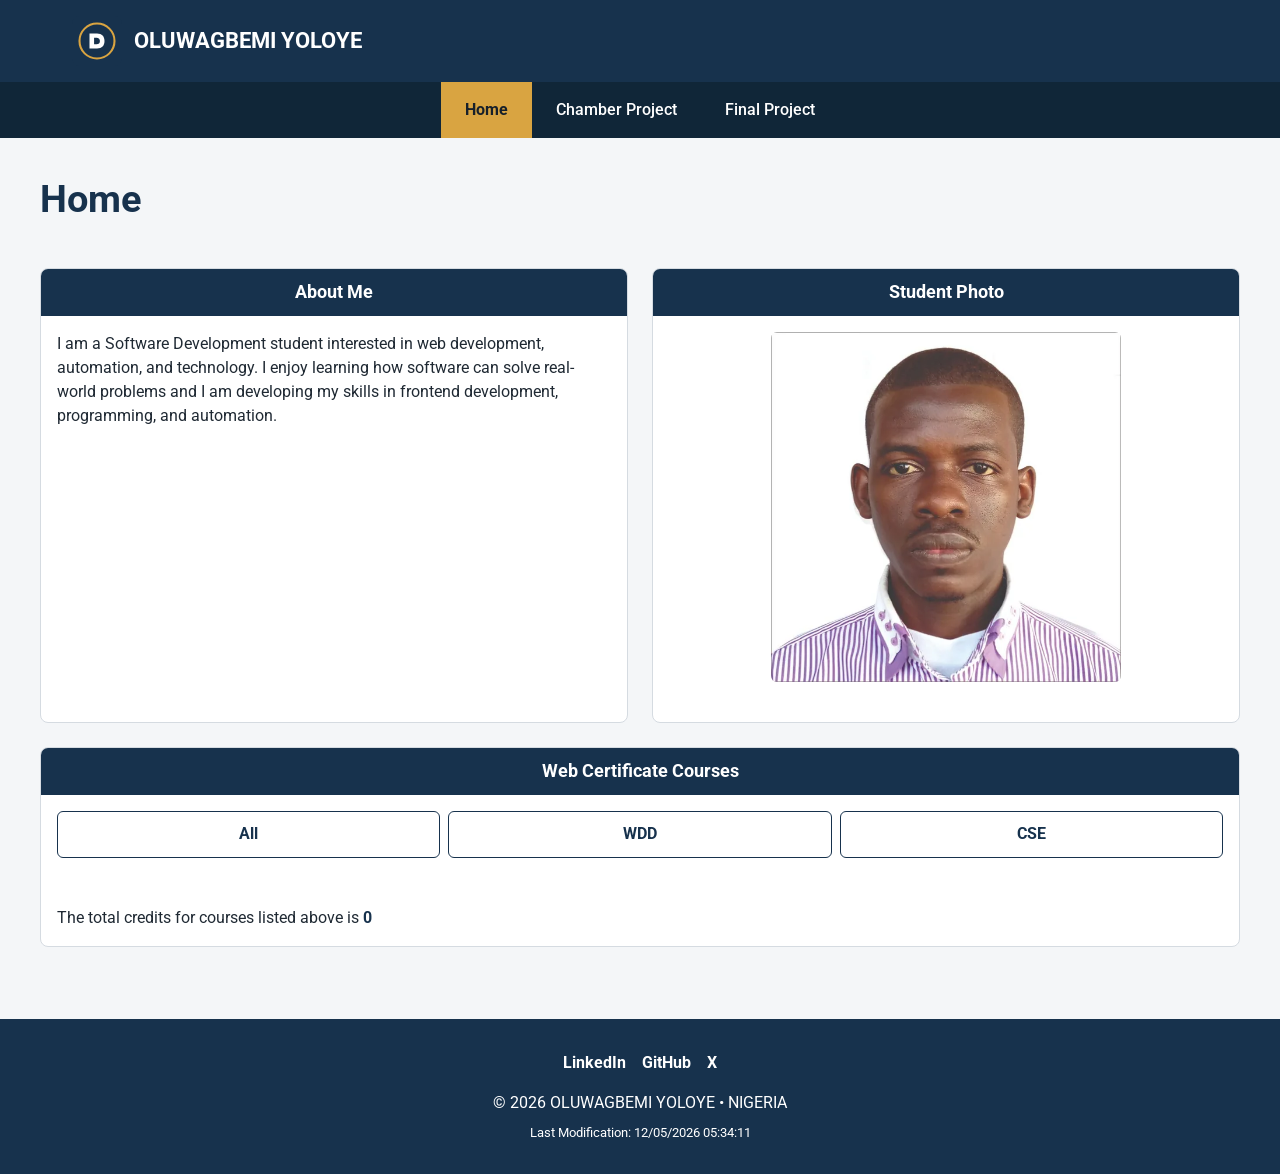
<file: index.html>
<!DOCTYPE html>
<html lang="en">
<head>
    <meta charset="UTF-8">

    <meta name="viewport" content="width=device-width, initial-scale=1.0">

    <meta
        name="description"
        content="WDD231 course home page for Web Frontend Development."
    >

    <meta name="author" content="OLUWAGBEMI YOLOYE">

    <title>OLUWAGBEMI YOLOYE | WDD231 Course Home</title>
    <link rel="preconnect" href="https://fonts.googleapis.com">
    <link rel="preconnect" href="https://fonts.gstatic.com" crossorigin>
    <link href="https://fonts.googleapis.com/css2?family=Roboto:wght@400;500;700&display=swap" rel="stylesheet">
    <link rel="stylesheet" href="styles/normalize.css">
    <link rel="stylesheet" href="styles/small.css">
    <link rel="stylesheet" href="styles/larger.css">

    <script src="scripts/navigation.js" defer></script>
    <script src="scripts/date.js" defer></script>
    <script src="scripts/courses.js" defer></script>
</head>

<body>

    <header>
        <div class="header-content">

            <div class="site-identity">
                <img
                    src="images/site-logo.svg"
                    alt="Oluwagbemi Yoloye Site logo"
                >

                <span>OLUWAGBEMI YOLOYE</span>
            </div>

            <button
                type="button"
                id="menu-button"
                aria-label="Open navigation menu"
                aria-expanded="false"
            >
                ☰
            </button>

        </div>

        <nav id="main-navigation">
            <ul>
                <li>
                    <a href="index.html" class="active">Home</a>
                </li>

                <li>
                    <a href="#">Chamber Project</a>
                </li>

                <li>
                    <a href="#">Final Project</a>
                </li>
            </ul>
        </nav>
    </header>

    <main>

        <h1>Home</h1>

        <section class="about-section">
            <h2>About Me</h2>

            <p>
                I am a Software Development student interested in web development, automation, and technology. I enjoy learning how software can solve real-world problems and I am developing my skills in frontend development, programming, and automation.
            </p>
        </section>

        <section class="photo-section">
            <h2>Student Photo</h2>

            <img
                src="images/student-photo.webp"
                alt="Oluwagbemi Yoloye"
            >
        </section>

        <section class="courses-section">
            <h2>Web Certificate Courses</h2>

            <div class="course-buttons">
                <button id="all-courses">All</button>
                <button id="wdd-courses">WDD</button>
                <button id="cse-courses">CSE</button>
            </div>

            <div id="course-container">
                
            </div>

            <p>
                The total credits for courses listed above is
                <span id="total-credits">0</span>
            </p>
        </section>

    </main>

    <footer>

        <div class="social-links">
            <a href="https://www.linkedin.com/in/oluwagbemi-yoloye-539a49aa/" aria-label="LinkedIn">
                LinkedIn
            </a>

            <a href="https://github.com/gbemi001" aria-label="GitHub">
                GitHub
            </a>

            <a href="https://x.com/gbemi_stargazer" aria-label="X">
                X
            </a>
        </div>

        <p>
            &copy; <span id="currentyear"></span>
            OLUWAGBEMI YOLOYE • NIGERIA
        </p>

        <p id="lastModified"></p>

    </footer>

</body>
</html>
</file>
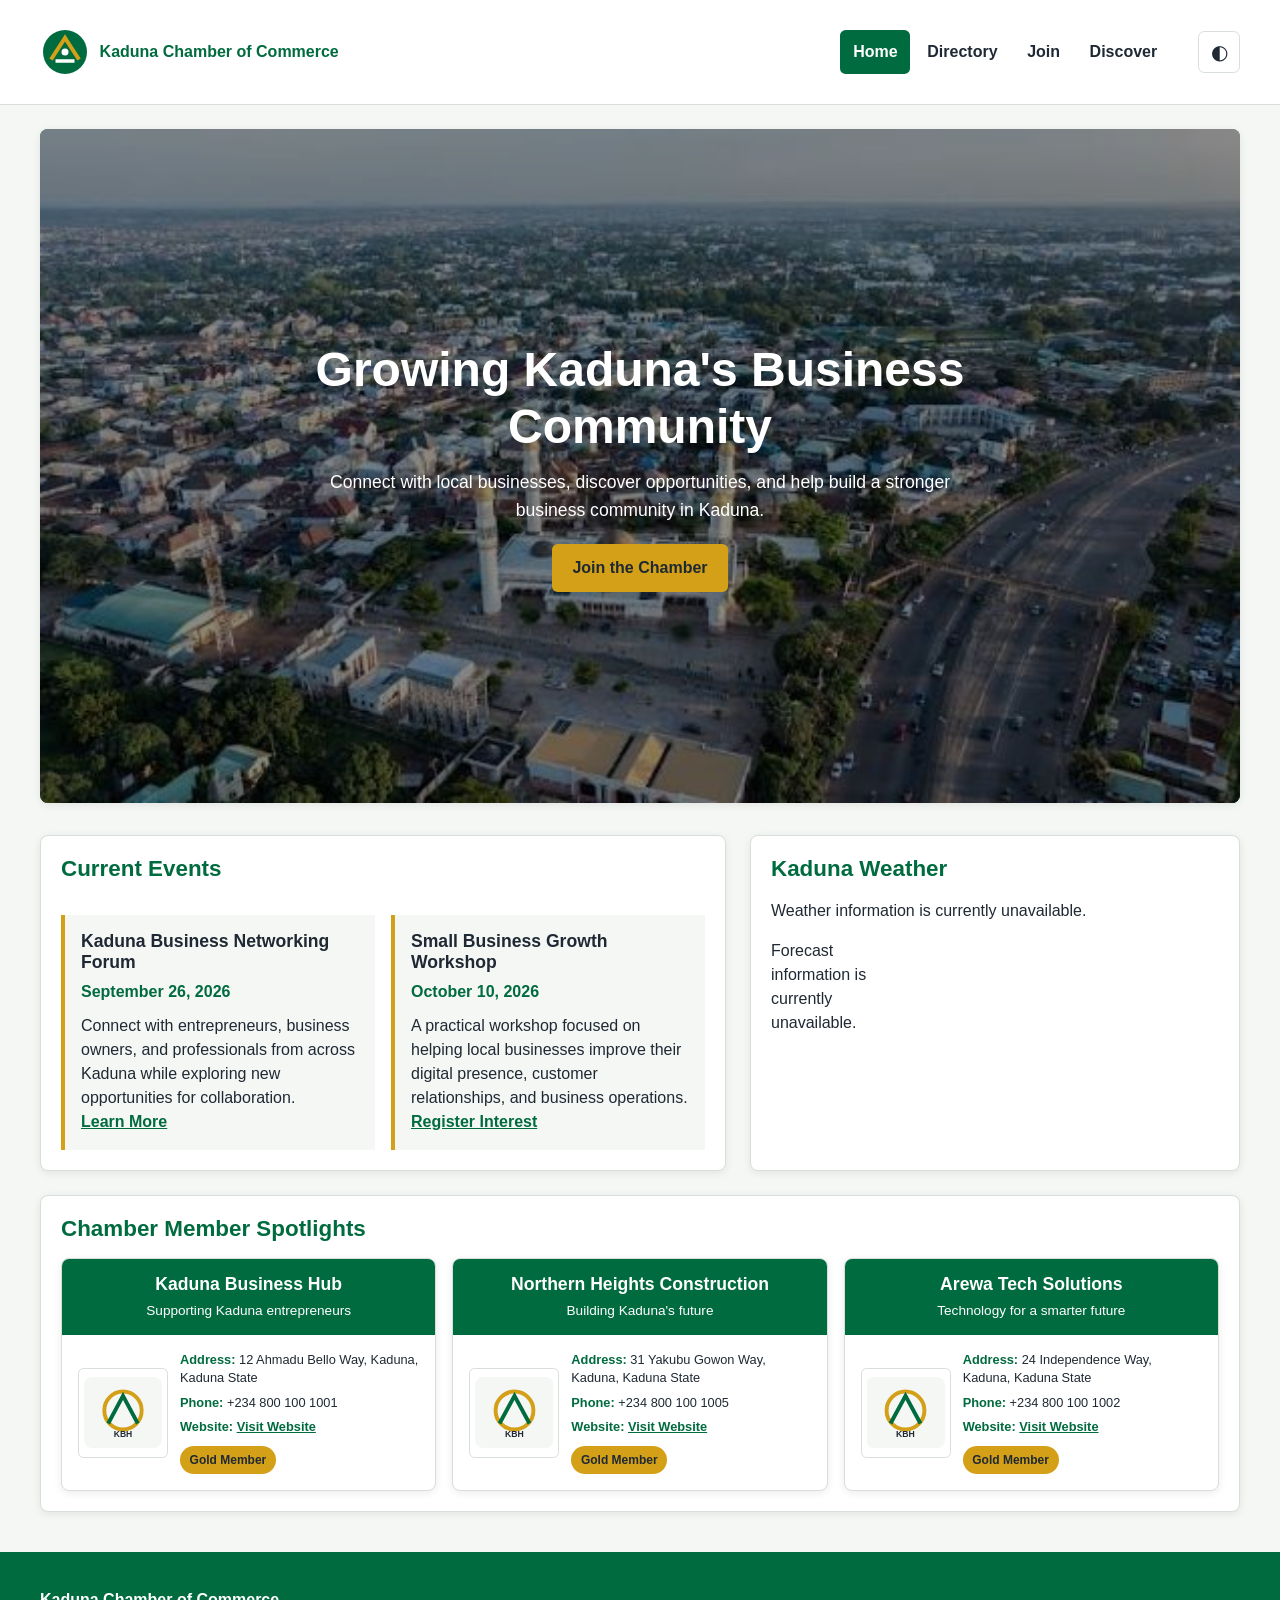
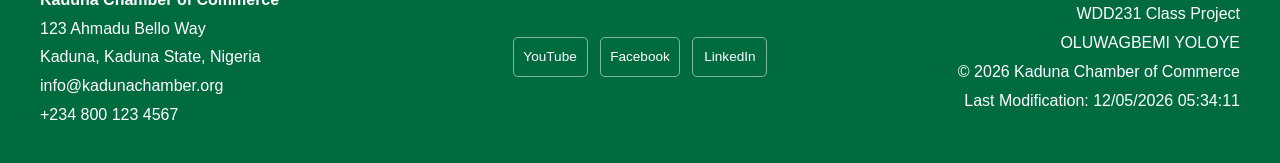
<file: chamber/index.html>
<!DOCTYPE html>
<html lang="en">

<head>
    <meta charset="UTF-8">

    <meta name="viewport" content="width=device-width, initial-scale=1.0">

    <meta name="description"
        content="Welcome to the Kaduna Chamber of Commerce. Discover local businesses, upcoming events, current weather, and opportunities to connect with Kaduna's business community.">

    <meta name="author" content="OLUWAGBEMI YOLOYE">

    <title>Home | Kaduna Chamber of Commerce</title>

    <meta property="og:title" content="Kaduna Chamber of Commerce">

    <meta property="og:description"
        content="Connect with businesses, discover local opportunities, and grow with the Kaduna Chamber of Commerce.">

    <meta property="og:image"
        content="https://example.com/chamber/images/kaduna-chamber-social.jpg">

    <meta property="og:url"
        content="https://example.com/chamber/index.html">

    <meta property="og:type" content="website">

    <link rel="icon" href="images/favicon.svg" type="image/svg+xml">

    <link rel="stylesheet" href="styles/normalize.css">

    <link rel="stylesheet" href="styles/small.css">

    <link rel="stylesheet" href="styles/larger.css">

    <script src="scripts/home.js" defer></script>

</head>

<body>

    <header class="site-header">

        <div class="header-inner">

            <a class="brand" href="index.html"
                aria-label="Kaduna Chamber of Commerce Home">

                <img
                    src="images/logo.svg"
                    alt=""
                    width="50"
                    height="50"
                >

                <span>Kaduna Chamber of Commerce</span>

            </a>


            <button
                id="menu-button"
                class="menu-button"
                aria-label="Open navigation menu"
                aria-expanded="false"
                aria-controls="primary-navigation"
            >
                ☰
            </button>


            <nav
                id="primary-navigation"
                class="primary-navigation"
                aria-label="Primary navigation"
            >

                <a
                    href="index.html"
                    class="active"
                    aria-current="page"
                >
                    Home
                </a>

                <a href="directory.html">
                    Directory
                </a>

                <a href="join.html">
                    Join
                </a>

                <a href="discover.html">
                    Discover
                </a>

            </nav>


            <button
                id="theme-button"
                class="theme-button"
                aria-label="Toggle dark mode"
            >
                ◐
            </button>

        </div>

    </header>


    <main>

        <section class="hero">

            <img
                src="images/kaduna-hero.jpg"
                alt="Kaduna city landscape"
                width="1200"
                height="500"
            >

            <div class="hero-content">

                <h1>
                    Growing Kaduna's Business Community
                </h1>

                <p>
                    Connect with local businesses, discover opportunities,
                    and help build a stronger business community in Kaduna.
                </p>

                <a class="hero-button" href="join.html">
                    Join the Chamber
                </a>

            </div>

        </section>


        <!-- HOME PAGE CONTENT -->

        <div class="home-content">


            <!-- CURRENT EVENTS -->

            <section class="home-section events-section">

                <h2>
                    Current Events
                </h2>

                <article class="event-card">

                    <h3>
                        Kaduna Business Networking Forum
                    </h3>

                    <p class="event-date">
                        September 26, 2026
                    </p>

                    <p>
                        Connect with entrepreneurs, business owners,
                        and professionals from across Kaduna while
                        exploring new opportunities for collaboration.
                    </p>

                    <a href="join.html">
                        Learn More
                    </a>

                </article>


                <article class="event-card">

                    <h3>
                        Small Business Growth Workshop
                    </h3>

                    <p class="event-date">
                        October 10, 2026
                    </p>

                    <p>
                        A practical workshop focused on helping local
                        businesses improve their digital presence,
                        customer relationships, and business operations.
                    </p>

                    <a href="join.html">
                        Register Interest
                    </a>

                </article>

            </section>


            <!-- WEATHER -->

            <section class="home-section weather-section">

                <h2>
                    Kaduna Weather
                </h2>

                <div id="current-weather" class="current-weather">

                    <p>
                        Loading current weather...
                    </p>

                </div>


                <div id="forecast" class="forecast">

                    <p>
                        Loading three-day forecast...
                    </p>

                </div>

            </section>


            <!-- SPOTLIGHTS -->

            <section class="home-section spotlights-section">

                <h2>
                    Chamber Member Spotlights
                </h2>

                <div
                    id="spotlight-container"
                    class="spotlight-grid"
                    aria-live="polite"
                >

                    <p>
                        Loading member spotlights...
                    </p>

                </div>

            </section>

        </div>

    </main>


    <footer>

        <div class="footer-contact">

            <p>
                <strong>
                    Kaduna Chamber of Commerce
                </strong>
            </p>

            <p>
                123 Ahmadu Bello Way
            </p>

            <p>
                Kaduna, Kaduna State, Nigeria
            </p>

            <p>
                info@kadunachamber.org
            </p>

            <p>
                +234 800 123 4567
            </p>

        </div>


        <div class="social-links">

            <a
                href="https://www.youtube.com/"
                target="_blank"
                rel="noopener noreferrer"
                aria-label="YouTube"
            >
                YouTube
            </a>

            <a
                href="https://www.facebook.com/"
                target="_blank"
                rel="noopener noreferrer"
                aria-label="Facebook"
            >
                Facebook
            </a>

            <a
                href="https://www.linkedin.com/"
                target="_blank"
                rel="noopener noreferrer"
                aria-label="LinkedIn"
            >
                LinkedIn
            </a>

        </div>


        <div class="footer-development">

            <p>
                WDD231 Class Project
            </p>

            <p>
                OLUWAGBEMI YOLOYE
            </p>

            <p>
                &copy;
                <span id="current-year"></span>
                Kaduna Chamber of Commerce
            </p>

            <p>
                Last Modification:
                <span id="last-modified"></span>
            </p>

        </div>

    </footer>

</body>

</html>
</file>
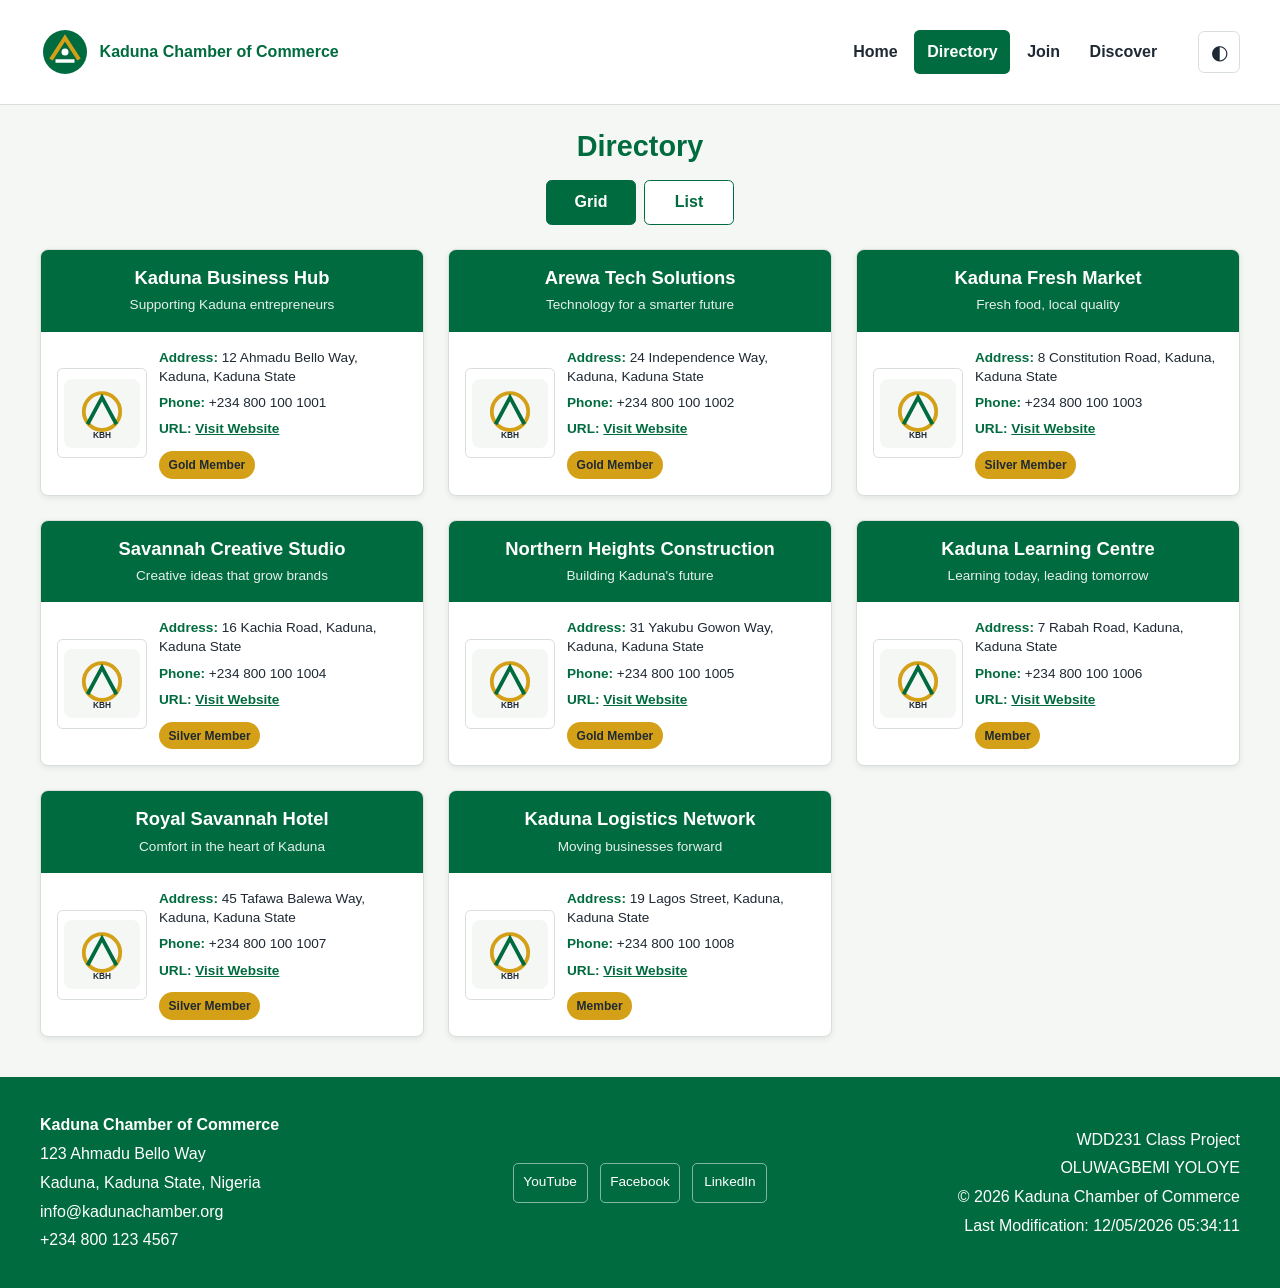
<file: chamber/directory.html>
<!DOCTYPE html>
<html lang="en">

<head>
    <meta charset="UTF-8">

    <meta name="viewport" content="width=device-width, initial-scale=1.0">

    <meta name="description"
        content="Explore the Kaduna Chamber of Commerce business directory and discover local businesses, services, and organizations in Kaduna, Nigeria.">

    <meta name="author" content="OLUWAGBEMI YOLOYE">

    <title>Directory | Kaduna Chamber of Commerce</title>

    <meta property="og:title" content="Kaduna Chamber of Commerce | Business Directory">

    <meta property="og:description"
        content="Explore businesses and organizations that are members of the Kaduna Chamber of Commerce.">

    <meta property="og:image" content="https://example.com/chamber/images/kaduna-chamber-social.jpg">

    <meta property="og:url" content="https://example.com/chamber/directory.html">

    <meta property="og:type" content="website">

    <link rel="icon" href="images/favicon.svg" type="image/svg+xml">

    <link rel="stylesheet" href="styles/normalize.css">

    <link rel="stylesheet" href="styles/small.css">

    <link rel="stylesheet" href="styles/larger.css">

    <script src="scripts/directory.js" defer></script>
</head>

<body>

    <header class="site-header">
        <div class="header-inner">

            <a class="brand" href="index.html" aria-label="Kaduna Chamber of Commerce Home">
                <img src="images/logo.svg" alt="" width="50" height="50">

                <span>Kaduna Chamber of Commerce</span>
            </a>

            <button id="menu-button" class="menu-button" aria-label="Open navigation menu" aria-expanded="false"
                aria-controls="primary-navigation">
                ☰
            </button>

            <nav id="primary-navigation" class="primary-navigation" aria-label="Primary navigation">
                <a href="index.html">Home</a>
                <a href="directory.html" class="active" aria-current="page">
                    Directory
                </a>
                <a href="join.html">Join</a>
                <a href="discover.html">Discover</a>
            </nav>

            <button id="theme-button" class="theme-button" aria-label="Toggle dark mode">
                ◐
            </button>

        </div>
    </header>


    <main>

        <section class="page-heading">
            <h1>Directory</h1>

            <div class="directory-controls" aria-label="Directory display options">
                <button id="grid-button" class="view-button active-view" type="button"
                    aria-label="Display businesses in a grid" aria-pressed="true">
                    Grid
                </button>

                <button id="list-button" class="view-button" type="button" aria-label="Display businesses as a list"
                    aria-pressed="false">
                    List
                </button>
            </div>
        </section>


        <section id="member-cards" class="member-grid" aria-label="Chamber members" aria-live="polite">
        </section>

    </main>


    <footer>

        <div class="footer-contact">
            <p>
                <strong>Kaduna Chamber of Commerce</strong>
            </p>

            <p>123 Ahmadu Bello Way</p>
            <p>Kaduna, Kaduna State, Nigeria</p>
            <p>info@kadunachamber.org</p>
            <p>+234 800 123 4567</p>
        </div>


        <div class="social-links">

            <a href="https://www.youtube.com/" target="_blank" rel="noopener noreferrer" aria-label="YouTube">
                YouTube
            </a>

            <a href="https://www.facebook.com/" target="_blank" rel="noopener noreferrer" aria-label="Facebook">
                Facebook
            </a>

            <a href="https://www.linkedin.com/" target="_blank" rel="noopener noreferrer" aria-label="LinkedIn">
                LinkedIn
            </a>

        </div>


        <div class="footer-development">

            <p>WDD231 Class Project</p>

            <p>
                OLUWAGBEMI YOLOYE
            </p>

            <p>
                &copy; <span id="current-year"></span>
                Kaduna Chamber of Commerce
            </p>

            <p>
                Last Modification:
                <span id="last-modified"></span>
            </p>

        </div>

    </footer>

</body>

</html>
</file>
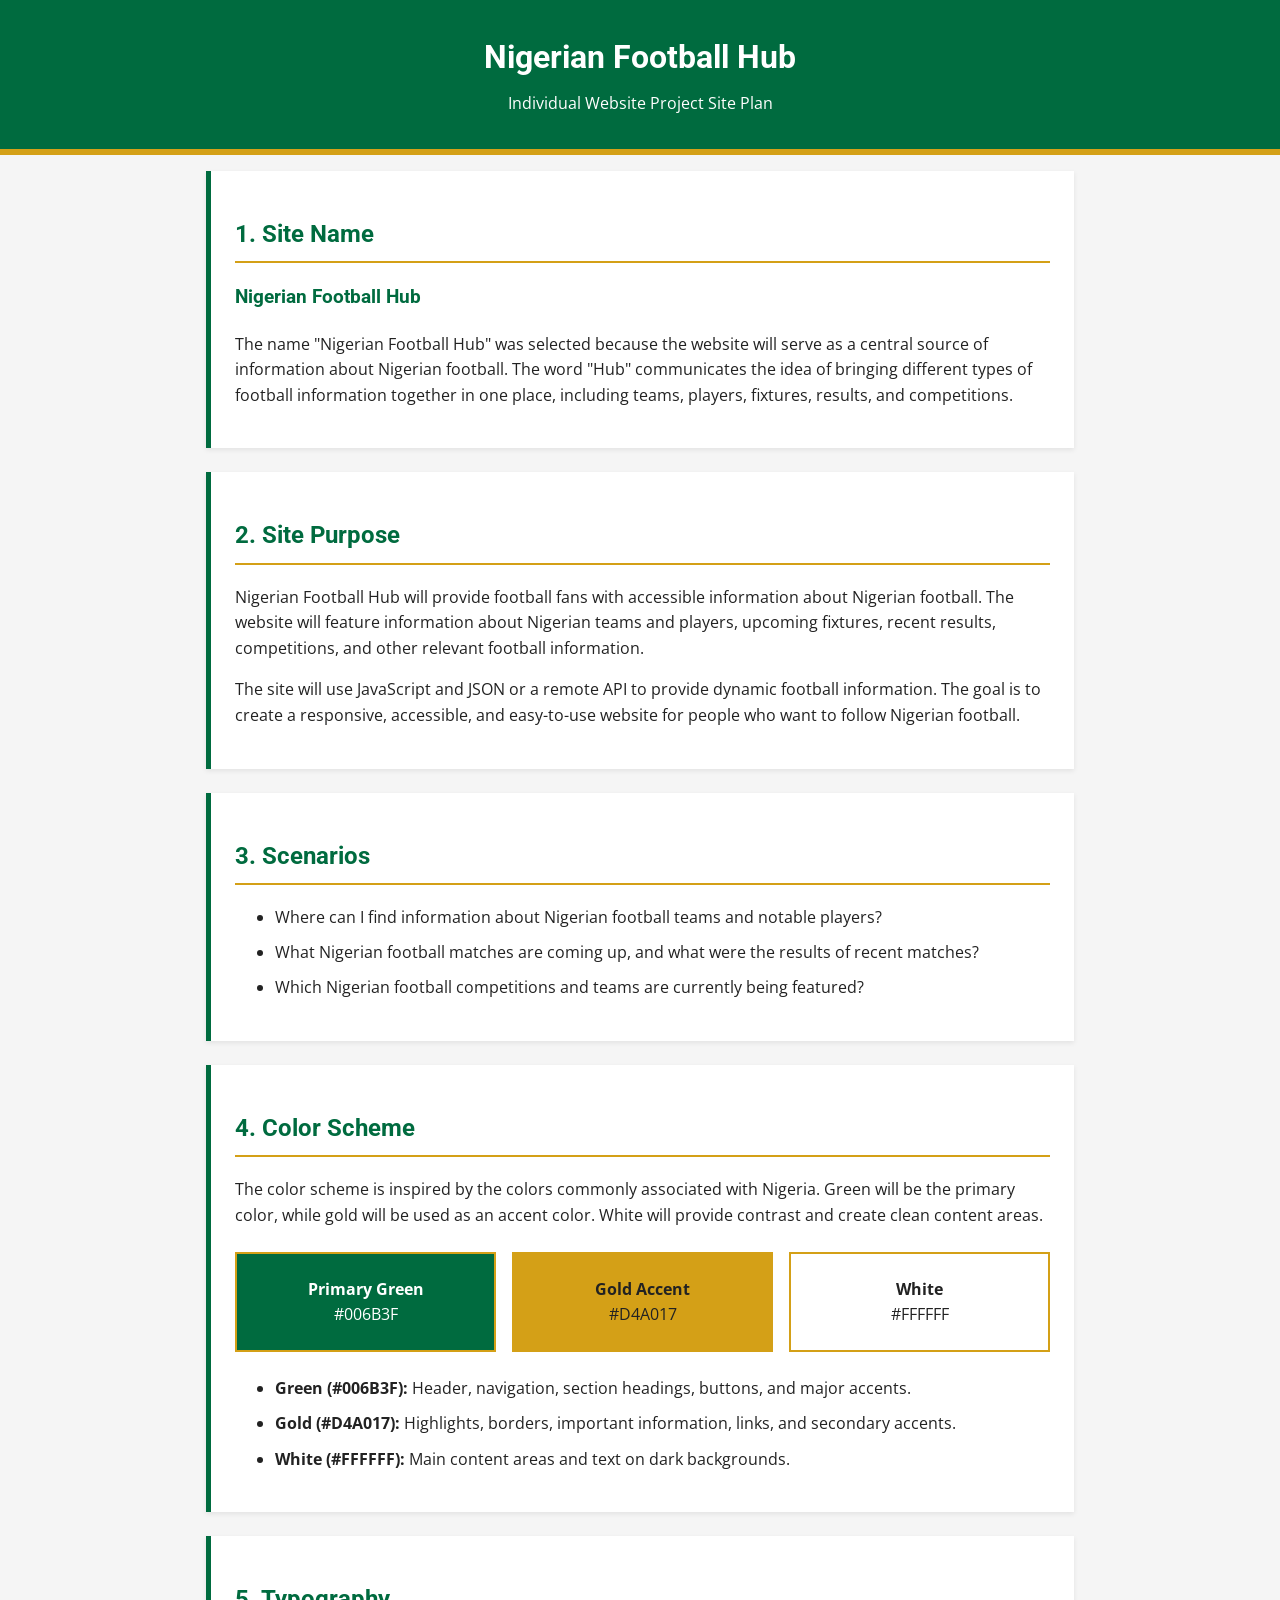
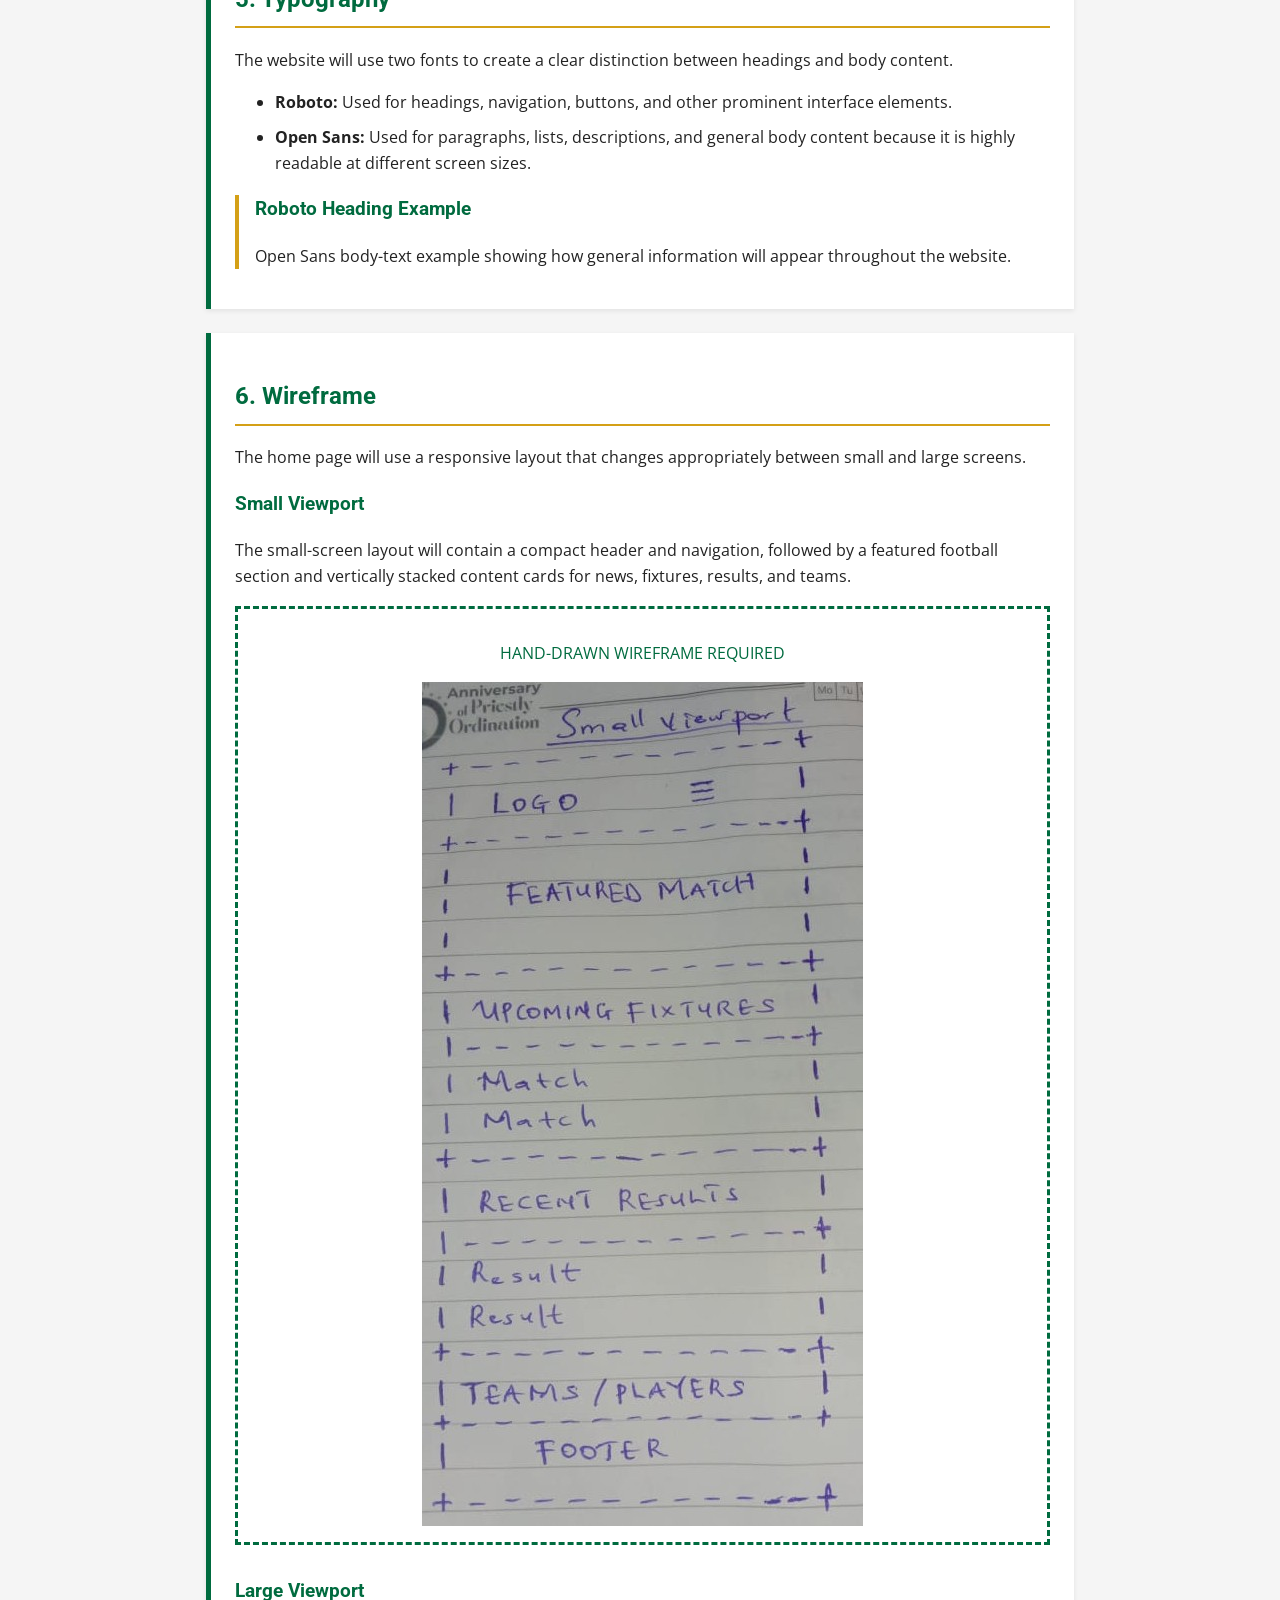
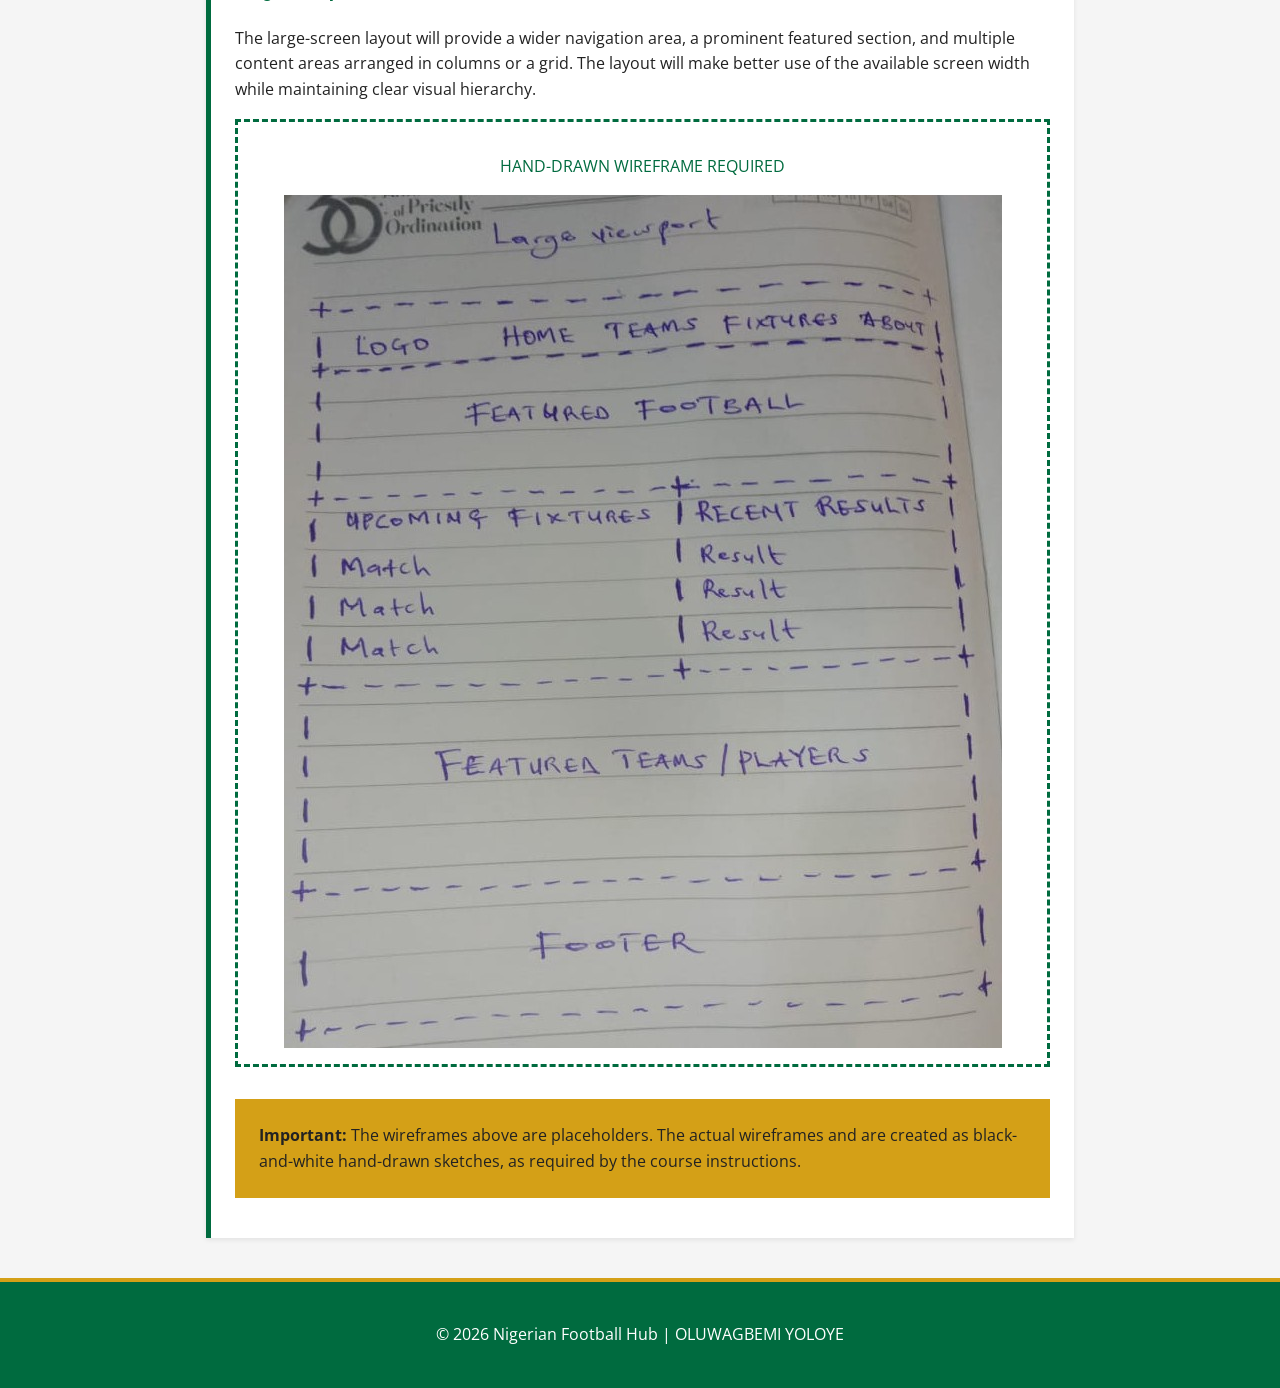
<file: Project/project-plan.html>
<!DOCTYPE html>
<html lang="en">
<head>
    <meta charset="UTF-8">
    <meta name="viewport" content="width=device-width, initial-scale=1.0">
    <meta name="description" content="Site plan for Nigerian Football Hub, an information website about Nigerian football.">
    <meta name="author" content="OLUWAGBEMI YOLOYE">
    <title>Nigerian Football Hub | Site Plan</title>
    <link rel="stylesheet" href="styles/project-plan.css">
</head>

<body>
    <header>
        <h1>Nigerian Football Hub</h1>
        <p>Individual Website Project Site Plan</p>
    </header>

    <main>
        <section>
            <h2>1. Site Name</h2>

            <h3>Nigerian Football Hub</h3>

            <p>
                The name "Nigerian Football Hub" was selected because the website
                will serve as a central source of information about Nigerian
                football. The word "Hub" communicates the idea of bringing
                different types of football information together in one place,
                including teams, players, fixtures, results, and competitions.
            </p>
        </section>

        <section>
            <h2>2. Site Purpose</h2>

            <p>
                Nigerian Football Hub will provide football fans with accessible
                information about Nigerian football. The website will feature
                information about Nigerian teams and players, upcoming fixtures,
                recent results, competitions, and other relevant football
                information.
            </p>

            <p>
                The site will use JavaScript and JSON or a remote API to provide
                dynamic football information. The goal is to create a responsive,
                accessible, and easy-to-use website for people who want to follow
                Nigerian football.
            </p>
        </section>

        <section>
            <h2>3. Scenarios</h2>

            <ul>
                <li>
                    Where can I find information about Nigerian football teams
                    and notable players?
                </li>
                <li>
                    What Nigerian football matches are coming up, and what were
                    the results of recent matches?
                </li>
                <li>
                    Which Nigerian football competitions and teams are currently
                    being featured?
                </li>
            </ul>
        </section>

        <section>
            <h2>4. Color Scheme</h2>

            <p>
                The color scheme is inspired by the colors commonly associated
                with Nigeria. Green will be the primary color, while gold will
                be used as an accent color. White will provide contrast and
                create clean content areas.
            </p>

            <div class="color-samples">
                <div class="color-box primary">
                    <strong>Primary Green</strong>
                    <span>#006B3F</span>
                </div>

                <div class="color-box accent">
                    <strong>Gold Accent</strong>
                    <span>#D4A017</span>
                </div>

                <div class="color-box light">
                    <strong>White</strong>
                    <span>#FFFFFF</span>
                </div>
            </div>

            <ul>
                <li>
                    <strong>Green (#006B3F):</strong> Header, navigation,
                    section headings, buttons, and major accents.
                </li>
                <li>
                    <strong>Gold (#D4A017):</strong> Highlights, borders,
                    important information, links, and secondary accents.
                </li>
                <li>
                    <strong>White (#FFFFFF):</strong> Main content areas and
                    text on dark backgrounds.
                </li>
            </ul>
        </section>

        <section>
            <h2>5. Typography</h2>

            <p>
                The website will use two fonts to create a clear distinction
                between headings and body content.
            </p>

            <ul>
                <li>
                    <strong>Roboto:</strong> Used for headings, navigation,
                    buttons, and other prominent interface elements.
                </li>
                <li>
                    <strong>Open Sans:</strong> Used for paragraphs, lists,
                    descriptions, and general body content because it is
                    highly readable at different screen sizes.
                </li>
            </ul>

            <div class="type-example">
                <h3>Roboto Heading Example</h3>
                <p>
                    Open Sans body-text example showing how general information
                    will appear throughout the website.
                </p>
            </div>
        </section>

        <section>
            <h2>6. Wireframe</h2>

            <p>
                The home page will use a responsive layout that changes
                appropriately between small and large screens.
            </p>

            <h3>Small Viewport</h3>

            <p>
                The small-screen layout will contain a compact header and
                navigation, followed by a featured football section and
                vertically stacked content cards for news, fixtures, results,
                and teams.
            </p>

            <div class="wireframe-placeholder">
                <p>
                    HAND-DRAWN WIREFRAME REQUIRED
                </p>
                <img src="images/wireframe-small.jpg" alt="Small Viewport Wireframe">
            </div>

            <h3>Large Viewport</h3>

            <p>
                The large-screen layout will provide a wider navigation area,
                a prominent featured section, and multiple content areas arranged
                in columns or a grid. The layout will make better use of the
                available screen width while maintaining clear visual hierarchy.
            </p>

            <div class="wireframe-placeholder">
                <p>
                    HAND-DRAWN WIREFRAME REQUIRED
                </p>
                <img src="images/wireframe-large.jpg" alt="Large Viewport Wireframe">
            </div>

            <p class="important-note">
                <strong>Important:</strong> The wireframes above are placeholders.
                The actual wireframes and are created as black-and-white
                hand-drawn sketches, as required by the course instructions.
            </p>
        </section>
    </main>

    <footer>
        <p>&copy; 2026 Nigerian Football Hub | OLUWAGBEMI YOLOYE</p>
    </footer>
</body>
</html>
</file>
<file: styles/small.css>
:root {
    --primary-color: #17324d;
    --secondary-color: #24577a;
    --accent-color: #d9a441;
    --background-color: #f4f6f8;
    --surface-color: #ffffff;
    --text-color: #1f2933;
    --light-text: #ffffff;
    --border-color: #d5dbe1;
    --completed-color: #e8f4ec;
}

body {
    font-family: "Roboto", sans-serif;
    color: var(--text-color);
    background-color: var(--background-color);
    line-height: 1.5;
}

header {
    background-color: var(--primary-color);
    color: var(--light-text);
}

.header-content {
    display: flex;
    align-items: center;
    justify-content: space-between;
    padding: 1rem;
}

.site-identity {
    display: flex;
    align-items: center;
    gap: 0.75rem;
}

.site-identity img {
    width: 50px;
    height: 50px;
    flex-shrink: 0;
}

.site-identity span {
    font-size: 1.1rem;
    font-weight: 700;
}

#menu-button {
    border: 2px solid transparent;
    background: transparent;
    color: var(--light-text);
    font-size: 2rem;
    line-height: 1;
    padding: 0.25rem 0.5rem;
    cursor: pointer;
}

#menu-button:hover,
#menu-button:focus {
    border-color: var(--accent-color);
}

nav {
    display: none;
    background-color: #102638;
}

nav.open {
    display: block;
}

nav ul {
    list-style: none;
    margin: 0;
    padding: 0;
}

nav li {
    border-top: 1px solid rgba(255, 255, 255, 0.15);
}

nav a {
    display: block;
    padding: 0.9rem 1rem;
    color: var(--light-text);
    text-decoration: none;
    font-weight: 500;
}

nav a:hover,
nav a:focus {
    background-color: var(--secondary-color);
}

nav a.active {
    background-color: var(--accent-color);
    color: #17202a;
    font-weight: 700;
}

main {
    width: min(100% - 2rem, 1200px);
    margin: 0 auto;
    padding: 1.5rem 0 2rem;
}

h1 {
    margin-bottom: 1rem;
    color: var(--primary-color);
    font-size: 2rem;
}

section {
    margin-bottom: 1.5rem;
    background-color: var(--surface-color);
    border: 1px solid var(--border-color);
    border-radius: 8px;
    overflow: hidden;
}

section h2 {
    margin: 0;
    padding: 0.65rem 1rem;
    background-color: var(--primary-color);
    color: var(--light-text);
    font-size: 1.1rem;
    text-align: center;
}

section p {
    margin: 0;
    padding: 1rem;
}

.photo-section {
    text-align: center;
}

.photo-section img {
    width: min(100% - 2rem, 350px);
    margin: 1rem auto;
    border-radius: 6px;
}

.course-buttons {
    display: grid;
    grid-template-columns: repeat(3, 1fr);
    gap: 0.5rem;
    padding: 1rem;
}

.course-buttons button {
    border: 1px solid var(--primary-color);
    border-radius: 6px;
    background-color: var(--surface-color);
    color: var(--primary-color);
    padding: 0.65rem 0.4rem;
    font-weight: 700;
    cursor: pointer;
}

.course-buttons button:hover,
.course-buttons button:focus {
    background-color: var(--secondary-color);
    color: var(--light-text);
}

#course-container {
    display: grid;
    grid-template-columns: 1fr;
    gap: 0.75rem;
    padding: 0 1rem 1rem;
}

.course-card {
    border: 1px solid var(--border-color);
    border-radius: 6px;
    overflow: hidden;
    background-color: var(--surface-color);
}

.course-card h3 {
    margin: 0;
    padding: 0.65rem;
    background-color: #e9edf1;
    color: var(--primary-color);
    font-size: 1rem;
    text-align: center;
}

.course-card p {
    margin: 0;
    padding: 0.6rem;
    text-align: center;
    font-size: 0.9rem;
}

.course-card.completed {
    background-color: var(--completed-color);
    border: 2px solid #43845a;
}

.course-card.completed h3 {
    background-color: #43845a;
    color: var(--light-text);
}

.course-card.completed::after {
    content: "✓ Completed";
    display: block;
    padding: 0.5rem;
    color: #24613a;
    font-weight: 700;
    text-align: center;
}

#total-credits {
    font-weight: 700;
    color: var(--primary-color);
}

footer {
    padding: 1.5rem 1rem;
    background-color: var(--primary-color);
    color: var(--light-text);
    text-align: center;
}

.social-links {
    display: flex;
    justify-content: center;
    align-items: center;
    gap: 1rem;
    margin-bottom: 1rem;
}

.social-links a {
    text-decoration: none;
    font-weight: 700;
}

.social-links a:hover,
.social-links a:focus {
    color: var(--accent-color);
}

footer p {
    margin-bottom: 0.5rem;
}

footer p:last-child {
    margin-bottom: 0;
    font-size: 0.8rem;
}

.course-buttons button.active {
    background-color: var(--primary-color);
    color: var(--light-text);
}
</file>
<file: styles/larger.css>
@media screen and (min-width: 768px) {

    .header-content {
        max-width: 1200px;
        margin: 0 auto;
        padding: 1rem 2rem;
    }

    .site-identity span {
        font-size: 1.35rem;
    }

    #menu-button {
        display: none;
    }

    nav {
        display: block;
        background-color: #102638;
    }

    nav ul {
        max-width: 1200px;
        margin: 0 auto;
        display: flex;
        justify-content: center;
    }

    nav li {
        border-top: none;
    }

    nav a {
        padding: 1rem 1.5rem;
        transition: background-color 0.2s ease;
    }

    main {
        padding: 2rem 0 3rem;
    }

    h1 {
        font-size: 2.4rem;
    }

    .about-section,
    .photo-section {
    min-height: 100%;
}

    #course-container {
        grid-template-columns: repeat(3, 1fr);
    }

    footer {
        padding: 2rem;
    }
}

@media screen and (min-width: 1000px) {

    main {
        display: grid;
        grid-template-columns: 1fr 1fr;
        gap: 1.5rem;
    }

    main > h1 {
        grid-column: 1 / -1;
    }

    .courses-section {
    grid-column: 1 / -1;
    }   

    #course-container {
        grid-template-columns: repeat(4, 1fr);
    }
}
</file>
<file: chamber/styles/small.css>
:root {
    --primary-color: #006b3f;
    --primary-dark: #004d2d;
    --secondary-color: #d4a017;
    --background-color: #f5f7f5;
    --surface-color: #ffffff;
    --card-color: #ffffff;
    --text-color: #1f2933;
    --muted-text: #5f6b66;
    --border-color: #d8dedb;
    --shadow: 0 2px 8px rgba(0, 0, 0, 0.08);

    --font-family:
        Arial,
        Helvetica,
        sans-serif;
}

body {
    background-color: var(--background-color);
    color: var(--text-color);
    font-family: var(--font-family);
    font-size: 16px;
}

body.dark-mode {
    --background-color: #121816;
    --surface-color: #1c2421;
    --card-color: #202a26;
    --text-color: #f1f5f3;
    --muted-text: #c3ceca;
    --border-color: #3b4843;
    --shadow: 0 2px 8px rgba(0, 0, 0, 0.3);
}

.site-header {
    background-color: var(--surface-color);
    border-bottom: 1px solid var(--border-color);
    padding: 0.75rem 1rem;
}

.header-inner {
    display: grid;
    grid-template-columns: 1fr auto auto;
    align-items: center;
    gap: 0.75rem;
    max-width: 1200px;
    margin: 0 auto;
}

.brand {
    display: flex;
    align-items: center;
    gap: 0.6rem;
    color: var(--primary-color);
    text-decoration: none;
    font-weight: 700;
}

.brand img {
    width: 48px;
    height: 48px;
    object-fit: contain;
}

.brand span {
    font-size: 1rem;
    line-height: 1.15;
}

#menu-button,
#theme-button {
    width: 42px;
    height: 42px;
    border: 1px solid var(--border-color);
    border-radius: 0.4rem;
    background-color: var(--surface-color);
    color: var(--text-color);
    font-size: 1.25rem;
}

#menu-button:hover,
#theme-button:hover {
    background-color: var(--primary-color);
    color: white;
}

#menu-button:focus-visible,
#theme-button:focus-visible,
.view-button:focus-visible,
a:focus-visible {
    outline: 3px solid var(--secondary-color);
    outline-offset: 2px;
}

.primary-navigation {
    display: none;
    grid-column: 1 / -1;
    border-top: 1px solid var(--border-color);
    padding-top: 0.5rem;
}

.primary-navigation.open {
    display: block;
}

.primary-navigation ul {
    display: flex;
    flex-direction: column;
    gap: 0.25rem;
    margin: 0;
    padding: 0;
    list-style: none;
}

.primary-navigation a {
    display: block;
    padding: 0.7rem 0.75rem;
    color: var(--text-color);
    text-decoration: none;
    border-radius: 0.35rem;
    font-weight: 600;
}

.primary-navigation a:hover,
.primary-navigation a[aria-current="page"] {
    background-color: var(--primary-color);
    color: white;
}

main {
    width: min(100% - 2rem, 1200px);
    margin: 0 auto;
    padding: 1.5rem 0 2.5rem;
}

main>h1 {
    width: 100%;
    margin: 0 auto 1.25rem;
    color: var(--primary-color);
    font-size: 1.8rem;
    text-align: center;
}

.view-controls {
    display: flex;
    justify-content: center;
    gap: 0.5rem;
    margin-bottom: 1.5rem;
}

.view-button {
    min-width: 90px;
    padding: 0.6rem 1rem;
    border: 1px solid var(--primary-color);
    border-radius: 0.35rem;
    background-color: var(--surface-color);
    color: var(--primary-color);
    font-weight: 700;
}

.view-button.active-view,
.view-button:hover {
    background-color: var(--primary-color);
    color: white;
}

.page-heading {
    width: 100%;
    margin: 0 auto 1.5rem;
    text-align: center;
}

.page-heading h1 {
    margin: 0 0 1rem;
    color: var(--primary-color);
    font-size: 1.8rem;
    line-height: 1.2;
    text-align: center;
}

.directory-controls {
    display: flex;
    justify-content: center;
    align-items: center;
    gap: 0.5rem;
}

.view-button {
    min-width: 90px;
    padding: 0.6rem 1rem;
    border: 1px solid var(--primary-color);
    border-radius: 0.35rem;
    background-color: var(--surface-color);
    color: var(--primary-color);
    font-weight: 700;
}

.view-button.active-view,
.view-button:hover {
    background-color: var(--primary-color);
    color: white;
}

.member-grid {
    display: grid;
    grid-template-columns: 1fr;
    gap: 1rem;
}

.member-card {
    overflow: hidden;
    background-color: var(--surface-color);
    border: 1px solid var(--border-color);
    border-radius: 0.5rem;
    box-shadow: 0 2px 6px rgba(0, 0, 0, 0.08);
}

.member-card-header {
    padding: 1rem;
    text-align: center;
    background-color: var(--primary-color);
    color: white;
}

.member-card-header h2 {
    margin: 0;
    font-size: 1.15rem;
    line-height: 1.3;
}

.member-tagline {
    margin: 0.35rem 0 0;
    font-size: 0.85rem;
    opacity: 0.9;
}

.member-card-body {
    display: grid;
    grid-template-columns: 90px 1fr;
    gap: 1rem;
    align-items: center;
    padding: 1rem;
}

.member-image {
    width: 90px;
    height: 90px;
    object-fit: contain;
    padding: 0.35rem;
    background-color: white;
    border: 1px solid var(--border-color);
    border-radius: 0.35rem;
}

.member-details {
    min-width: 0;
}

.member-details p {
    margin: 0 0 0.45rem;
    font-size: 0.85rem;
    line-height: 1.4;
}

.member-details strong {
    color: var(--primary-color);
}

.member-details a {
    color: var(--primary-color);
    font-weight: 700;
}

.membership-level {
    display: inline-block;
    margin-top: 0.35rem;
    padding: 0.3rem 0.6rem;
    border-radius: 999px;
    background-color: var(--secondary-color);
    color: #1f2933;
    font-size: 0.75rem;
    font-weight: 700;
}

.member-list {
    display: flex;
    flex-direction: column;
    gap: 0;
    border: 1px solid var(--border-color);
    border-radius: 0.35rem;
    overflow: hidden;
}

.member-list .member-card {
    display: block;
    border: none;
    border-radius: 0;
    box-shadow: none;
    overflow: visible;
}

.member-list .member-card-header {
    display: block;
    padding: 0.75rem 1rem;
    text-align: left;
}

.member-list .member-card-header h2 {
    margin: 0;
    font-size: 1rem;
}

.member-list .member-tagline {
    display: none;
}

.member-list .member-card-body {
    display: grid;
    grid-template-columns: 1.2fr 2fr 1.1fr 2fr;
    gap: 1rem;
    align-items: center;
    padding: 0.9rem 1rem;
}

.member-list .member-image {
    display: block;
    width: 55px;
    height: 55px;
    padding: 0.25rem;
}

.member-list .member-details {
    display: contents;
}

.member-list .member-details p:nth-child(1) {
    grid-column: 2;
}

.member-list .member-details p:nth-child(2) {
    grid-column: 3;
}

.member-list .member-details p:nth-child(3) {
    grid-column: 4;
}

.member-list .member-details strong {
    display: none;
}

.member-list .membership-level {
    grid-column: 1;
    grid-row: 1;
    margin: 0;
    justify-self: start;
}

.member-list .member-card:nth-child(even) .member-card-body {
    background-color: var(--light-accent);
}

.member-list .member-details p {
    margin: 0;
    font-size: 0.85rem;
    line-height: 1.4;
}

.member-list .member-details a {
    overflow-wrap: anywhere;
}

.home-content {
    display: grid;
    gap: 1.5rem;
}

.hero {
    position: relative;
    overflow: hidden;
    margin-bottom: 1.5rem;
    border-radius: 0.5rem;
    background-color: var(--primary-dark);
    box-shadow: var(--shadow);
}

.hero img {
    display: block;
    width: 100%;
    height: auto;
    min-height: 300px;
    object-fit: cover;
}

.hero-content {
    position: absolute;
    inset: 0;

    display: flex;
    flex-direction: column;
    justify-content: center;
    align-items: center;

    padding: 1.5rem;

    background: rgba(0, 0, 0, 0.45);

    color: white;
    text-align: center;
}

.hero-content h1 {
    max-width: 750px;
    margin: 0 0 0.75rem;
    font-size: 1.8rem;
    line-height: 1.2;
}

.hero-content p {
    max-width: 650px;
    margin: 0 0 1.25rem;
    line-height: 1.6;
}

.hero-button {
    display: inline-block;

    padding: 0.75rem 1.25rem;

    border-radius: 0.35rem;

    background-color: var(--secondary-color);
    color: #1f2933;

    text-decoration: none;
    font-weight: 700;
}

.hero-button:hover,
.hero-button:focus {
    background-color: white;
    color: var(--primary-color);
}

.home-section {
    padding: 1.25rem;

    background-color: var(--surface-color);

    border: 1px solid var(--border-color);
    border-radius: 0.5rem;

    box-shadow: var(--shadow);
}

.home-section h2 {
    margin: 0 0 1rem;

    color: var(--primary-color);

    font-size: 1.4rem;
}

.events-section {
    display: grid;
    gap: 1rem;
}

.events-section h2 {
    grid-column: 1 / -1;
}

.event-card {
    padding: 1rem;

    border-left: 4px solid var(--secondary-color);

    background-color: var(--background-color);
}

.event-card h3 {
    margin: 0 0 0.4rem;

    font-size: 1.1rem;
}

.event-card p {
    line-height: 1.5;
}

.event-date {
    margin: 0 0 0.6rem;

    color: var(--primary-color);

    font-weight: 700;
}

.event-card a {
    color: var(--primary-color);
    font-weight: 700;
}

.current-weather {
    margin-bottom: 1rem;
}

.weather-main {
    display: flex;
    align-items: center;
    gap: 1rem;

    padding: 1rem;

    background-color: var(--background-color);

    border-radius: 0.4rem;
}

.weather-main img {
    width: 80px;
    height: 80px;
}

.weather-temperature {
    margin: 0;

    color: var(--primary-color);

    font-size: 2rem;
    font-weight: 700;
}

.weather-description {
    margin: 0.2rem 0 0;

    text-transform: capitalize;
}


.forecast {
    display: grid;
    grid-template-columns: 1fr;
    gap: 0.75rem;
}

.forecast-card {
    padding: 0.75rem;

    background-color: var(--background-color);

    border: 1px solid var(--border-color);
    border-radius: 0.4rem;

    text-align: center;
}

.forecast-card h3 {
    margin: 0;

    font-size: 1rem;
}

.forecast-card img {
    display: block;
    margin: 0.25rem auto;
}

.forecast-card p {
    margin: 0.25rem 0;

    text-transform: capitalize;
}

.forecast-temperature {
    color: var(--primary-color);

    font-size: 1.25rem;
    font-weight: 700;
}

.spotlight-grid {
    display: grid;
    grid-template-columns: 1fr;
    gap: 1rem;
}

.spotlight-card {
    overflow: hidden;

    background-color: var(--surface-color);

    border: 1px solid var(--border-color);
    border-radius: 0.5rem;

    box-shadow: var(--shadow);
}

.spotlight-header {
    padding: 0.9rem;

    background-color: var(--primary-color);

    color: white;
    text-align: center;
}

.spotlight-header h3 {
    margin: 0;

    font-size: 1.1rem;
}

.spotlight-header p {
    margin: 0.35rem 0 0;

    font-size: 0.85rem;
}

.spotlight-body {
    display: grid;
    grid-template-columns: 85px 1fr;

    gap: 0.75rem;
    align-items: center;

    padding: 1rem;
}

.spotlight-body img {
    width: 85px;
    height: 85px;

    padding: 0.3rem;

    object-fit: contain;

    background-color: white;

    border: 1px solid var(--border-color);
    border-radius: 0.35rem;
}

.spotlight-details {
    min-width: 0;
}

.spotlight-details p {
    margin: 0 0 0.4rem;

    font-size: 0.8rem;
    line-height: 1.4;
}

.spotlight-details strong {
    color: var(--primary-color);
}

.spotlight-details a {
    color: var(--primary-color);
    font-weight: 700;
}

.spotlight-details .membership-level {
    margin-top: 0.25rem;
}

.error-message {
    padding: 1rem;

    color: #9b1c1c;

    background-color: #fde8e8;

    border-radius: 0.35rem;
}

footer {
    display: grid;
    gap: 1.5rem;

    padding: 2rem 1rem;

    background-color: var(--primary-color);
    color: #ffffff;

    text-align: center;
}

.footer-contact,
.footer-development {
    line-height: 1.6;
}

.footer-contact p,
.footer-development p {
    margin: 0.2rem 0;
}

.social-links {
    display: flex;
    justify-content: center;
    align-items: center;
    gap: 0.75rem;
}

.social-links a {
    display: inline-flex;
    align-items: center;
    justify-content: center;

    min-width: 75px;
    min-height: 40px;

    padding: 0.4rem 0.6rem;

    border: 1px solid rgba(255, 255, 255, 0.5);
    border-radius: 5px;

    color: #ffffff;
    text-decoration: none;

    font-size: 0.85rem;
}

.social-links a:hover,
.social-links a:focus {
    background-color: var(--secondary-color);
    color: #1f2933;
}

@media screen and (max-width: 359px) {

    .site-header {
        padding: 0.6rem 0.7rem;
        gap: 0.4rem;
    }

    .brand {
        font-size: 0.9rem;
    }

    .brand img {
        width: 38px;
        height: 38px;
    }

    .member-card-body {
        grid-template-columns: 80px 1fr;
        gap: 0.75rem;
    }

    .member-image {
        width: 80px;
        height: 80px;
    }

    main {
        padding-left: 0.75rem;
        padding-right: 0.75rem;
    }
}
/* ==============================
   DISCOVER PAGE
   ============================== */

.discover-heading {
    margin: 0 auto 1.25rem;
    max-width: 850px;
    text-align: center;
}

.discover-heading h1 {
    margin: 0 0 0.75rem;
    color: var(--primary-color);
    font-size: 1.8rem;
}

.discover-heading p {
    margin: 0;
    line-height: 1.6;
}

.visitor-message {
    margin: 0 auto 1.5rem;
    padding: 0.9rem 1rem;
    max-width: 850px;
    border-left: 4px solid var(--secondary-color);
    border-radius: 0.35rem;
    background-color: var(--surface-color);
    box-shadow: var(--shadow);
    text-align: center;
    font-weight: 700;
}

.discover-grid {
    display: grid;
    gap: 1rem;
    grid-template-columns: 1fr;
    grid-template-areas:
        "item1"
        "item2"
        "item3"
        "item4"
        "item5"
        "item6"
        "item7"
        "item8";
}

.discover-card {
    overflow: hidden;
    display: flex;
    flex-direction: column;
    background-color: var(--surface-color);
    border: 1px solid var(--border-color);
    border-radius: 0.5rem;
    box-shadow: var(--shadow);
}

.discover-card h2 {
    margin: 0;
    padding: 0.9rem 1rem;
    background-color: var(--primary-color);
    color: white;
    font-size: 1.15rem;
    line-height: 1.3;
}

.discover-card figure {
    margin: 0;
    background-color: #e8eeeb;
}

.discover-card img {
    display: block;
    width: 100%;
    height: 200px;
    object-fit: cover;
}

.discover-card figcaption {
    padding: 0.35rem 0.75rem;
    color: var(--muted-text);
    font-size: 0.75rem;
    text-align: center;
}

.discover-card address {
    padding: 0.75rem 1rem 0;
    color: var(--primary-color);
    font-size: 0.85rem;
    font-style: normal;
    font-weight: 700;
    line-height: 1.4;
}

.discover-card p {
    flex-grow: 1;
    margin: 0;
    padding: 0.65rem 1rem 1rem;
    line-height: 1.5;
    font-size: 0.9rem;
}

.learn-more {
    align-self: flex-start;
    margin: 0 1rem 1rem;
    padding: 0.65rem 1rem;
    border: 1px solid var(--primary-color);
    border-radius: 0.35rem;
    background-color: var(--primary-color);
    color: white;
    font-weight: 700;
    cursor: pointer;
}

.learn-more:hover,
.learn-more:focus-visible {
    background-color: var(--secondary-color);
    color: #1f2933;
}

/* The image hover effect is intentionally disabled on mobile. */
</file>
<file: chamber/styles/larger.css>
@media screen and (min-width: 700px) {

    .site-header {
        padding: 0.75rem 1.5rem;
    }

    .header-inner {
        grid-template-columns: auto 1fr auto;
        min-height: 80px;
    }

    .brand {
        font-size: 1.1rem;
    }

    .brand img {
        width: 50px;
        height: 50px;
    }

    .menu-button {
        display: none;
    }

    .theme-button {
        margin-left: 1rem;
    }

    .primary-navigation {
        display: flex;

        grid-column: auto;

        justify-content: flex-end;
        align-items: center;

        gap: 0.25rem;

        border-top: none;
        padding-top: 0;
    }

    .primary-navigation a {
        padding: 0.6rem 0.8rem;

        border-radius: 0.35rem;

        color: var(--text-color);
    }

    .primary-navigation a:hover,
    .primary-navigation a[aria-current="page"] {
        background-color: var(--primary-color);
        color: white;
    }
}

@media screen and (min-width: 700px) {

    .member-grid {
        grid-template-columns: repeat(3, minmax(0, 1fr));
        gap: 1.25rem;
    }

    .member-card-body {
        grid-template-columns: 85px 1fr;
        gap: 0.75rem;
        padding: 0.9rem;
    }

    .member-image {
        width: 85px;
        height: 85px;
    }

    .member-details {
        font-size: 0.82rem;
    }
}

@media screen and (min-width: 700px) {

    .join-layout {
        display: grid;
        grid-template-columns: minmax(0, 1.5fr) minmax(280px, 0.8fr);
        gap: 2rem;
        align-items: start;
    }

    .membership-form-section,
    .membership-levels {
        margin-bottom: 0;
    }

    .membership-cards {
        grid-template-columns: 1fr;
    }

}

@media screen and (min-width: 1000px) {

    .site-header {
        padding-left: 0;
        padding-right: 0;
    }

    .member-grid {
        gap: 1.5rem;
    }

    .member-card-body {
        grid-template-columns: 90px 1fr;

        padding: 1rem;
    }

    .member-image {
        width: 90px;
        height: 90px;
    }

    .member-details {
        font-size: 0.85rem;
    }

    footer {
        grid-template-columns:
            1fr auto 1fr;

        align-items: center;

        max-width: 100%;
        padding: 2rem calc((100% - 1200px) / 2);
        text-align: left;
    }

    .social-links {
        justify-content: center;
    }

    .footer-development {
        text-align: right;
    }
}

@media screen and (min-width: 700px) {

    .hero {
        margin-bottom: 2rem;
    }

    .hero img {
        min-height: 400px;
    }

    .hero-content {
        padding: 2rem;
    }

    .hero-content h1 {
        font-size: 2.5rem;
    }

    .hero-content p {
        font-size: 1.1rem;
    }


    .home-content {
        grid-template-columns: 1fr 1fr;
        gap: 1.5rem;
    }


    .events-section {
        grid-template-columns: 1fr 1fr;
    }


    .weather-section {
        grid-column: 2;
    }


    .events-section {
        grid-column: 1;
    }


    .spotlights-section {
        grid-column: 1 / -1;
    }


    .forecast {
        grid-template-columns:
            repeat(3, 1fr);
    }


    .spotlight-grid {
        grid-template-columns:
            repeat(2, minmax(0, 1fr));
    }

}


@media screen and (min-width: 1000px) {

    .hero img {
        min-height: 450px;
    }

    .hero-content h1 {
        font-size: 3rem;
    }


    .home-content {
        grid-template-columns:
            1.4fr 1fr;
    }


    .events-section {
        grid-column: 1;
    }


    .weather-section {
        grid-column: 2;
    }


    .spotlights-section {
        grid-column: 1 / -1;
    }


    .spotlight-grid {
        grid-template-columns:
            repeat(3, minmax(0, 1fr));
    }


    .spotlight-body {
        grid-template-columns:
            90px 1fr;
    }


    .spotlight-body img {
        width: 90px;
        height: 90px;
    }

}
/* ==============================
   DISCOVER PAGE - MEDIUM
   ============================== */

@media screen and (min-width: 641px) {
    .discover-grid {
        grid-template-columns: repeat(2, minmax(0, 1fr));
        gap: 1.25rem;
        grid-template-areas:
            "item1 item2"
            "item1 item3"
            "item4 item3"
            "item5 item6"
            "item7 item6"
            "item8 item8";
    }

    .discover-card img {
        height: 200px;
    }

    .discover-card:hover img {
        transform: scale(1.04);
        filter: saturate(1.15) contrast(1.05);
    }

    .discover-card figure {
        overflow: hidden;
    }

    .discover-card img {
        transition: transform 0.3s ease, filter 0.3s ease;
    }
}

/* ==============================
   DISCOVER PAGE - LARGE
   ============================== */

@media screen and (min-width: 1025px) {
    .discover-grid {
        grid-template-columns: repeat(4, minmax(0, 1fr));
        gap: 1.5rem;
        grid-template-areas:
            "item1 item1 item2 item3"
            "item4 item5 item2 item6"
            "item7 item5 item8 item8";
    }

    .discover-card h2 {
        font-size: 1.2rem;
    }

    .discover-card img {
        height: 200px;
    }
}
</file>
<file: Project/styles/project-plan.css>
@import url('https://fonts.googleapis.com/css2?family=Open+Sans:wght@400;600&family=Roboto:wght@400;700&display=swap');

:root {
    --primary-green: #006b3f;
    --accent-gold: #d4a017;
    --white: #ffffff;
    --light-background: #f5f5f5;
    --dark-text: #222222;
}

* {
    box-sizing: border-box;
}

body {
    margin: 0;
    font-family: "Open Sans", sans-serif;
    line-height: 1.6;
    color: var(--dark-text);
    background-color: var(--light-background);
}

header {
    background-color: var(--primary-green);
    color: var(--white);
    text-align: center;
    padding: 2rem 1rem;
    border-bottom: 6px solid var(--accent-gold);
}

header h1 {
    margin: 0;
    font-family: "Roboto", sans-serif;
    font-size: 2rem;
}

header p {
    margin: 0.5rem 0 0;
}

main {
    max-width: 900px;
    margin: 0 auto;
    padding: 1rem;
}

section {
    background-color: var(--white);
    margin-bottom: 1.5rem;
    padding: 1.5rem;
    border-left: 5px solid var(--primary-green);
    box-shadow: 0 2px 5px rgba(0, 0, 0, 0.08);
}

h2,
h3 {
    font-family: "Roboto", sans-serif;
}

h2 {
    color: var(--primary-green);
    border-bottom: 2px solid var(--accent-gold);
    padding-bottom: 0.5rem;
}

h3 {
    color: var(--primary-green);
}

li {
    margin-bottom: 0.6rem;
}

.color-samples {
    display: grid;
    grid-template-columns: repeat(3, 1fr);
    gap: 1rem;
    margin: 1.5rem 0;
}

.color-box {
    min-height: 100px;
    display: flex;
    flex-direction: column;
    justify-content: center;
    align-items: center;
    text-align: center;
    border: 2px solid var(--accent-gold);
    padding: 1rem;
}

.color-box.primary {
    background-color: var(--primary-green);
    color: var(--white);
}

.color-box.accent {
    background-color: var(--accent-gold);
    color: var(--dark-text);
}

.color-box.light {
    background-color: var(--white);
    color: var(--dark-text);
}

.type-example {
    border-left: 4px solid var(--accent-gold);
    padding-left: 1rem;
    margin-top: 1rem;
}

.wireframe-placeholder {
    min-height: 180px;
    margin: 1rem 0 2rem;
    border: 3px dashed var(--primary-green);
    display: flex;
    flex-direction: column;
    justify-content: center;
    align-items: center;
    text-align: center;
    padding: 1rem;
    color: var(--primary-green);
    background-color: var(--white);
}

.important-note {
    background-color: var(--accent-gold);
    padding: 1.5rem;
}

footer {
    background-color: var(--primary-green);
    color: var(--white);
    text-align: center;
    padding: 1.5rem;
    border-top: 4px solid var(--accent-gold);
}

@media screen and (max-width: 600px) {
    .color-samples {
        grid-template-columns: 1fr;
    }

    header h1 {
        font-size: 1.6rem;
    }

    section {
        padding: 1rem;
    }
}
</file>
